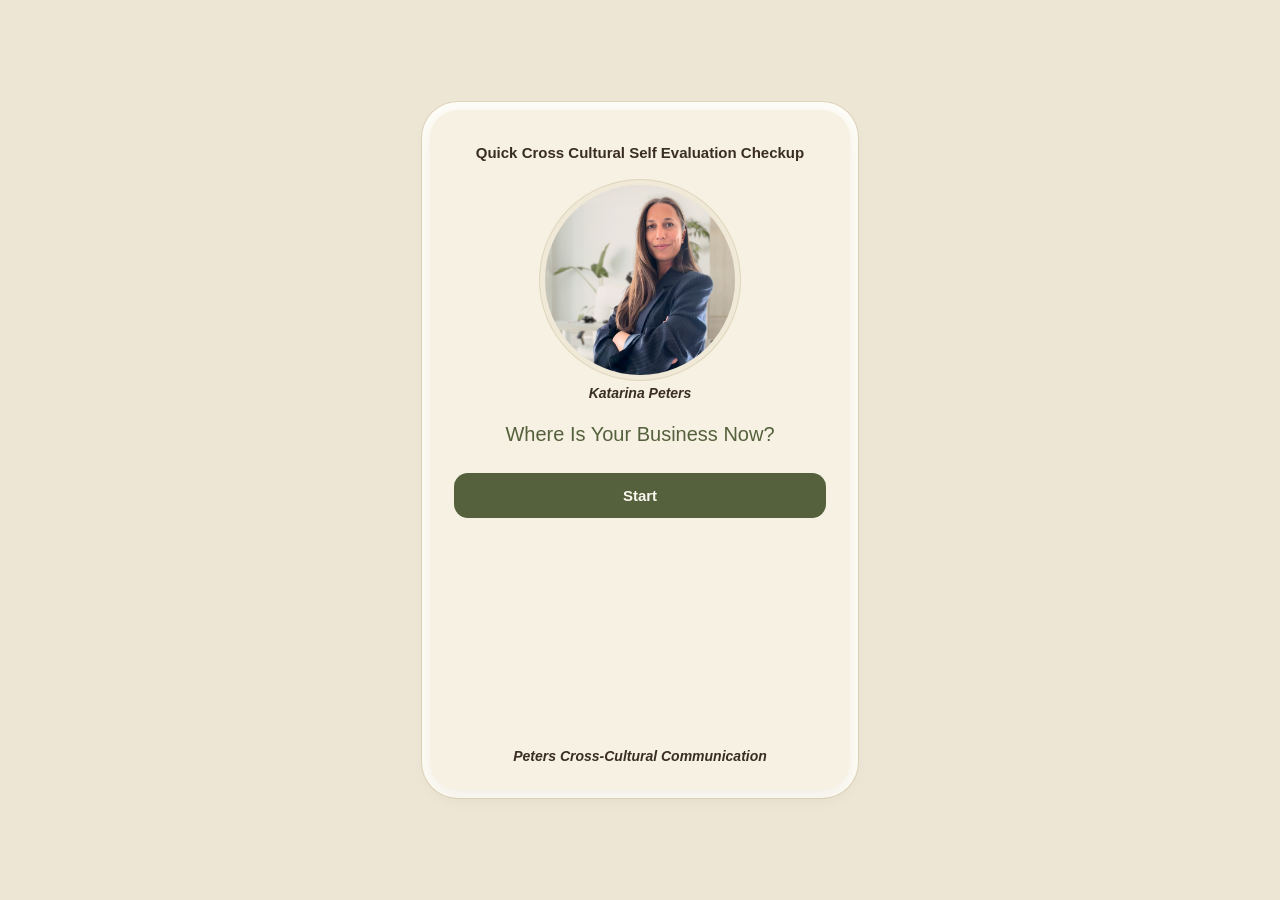
<file: index.html>
<!DOCTYPE html>
<html lang="en">
<head>
<meta charset="UTF-8">
<meta name="viewport" content="width=device-width, initial-scale=1.0">
<title>Quick Cross Cultural Self Evaluation Checkup</title>
<link rel="stylesheet" href="styles.css">
<!--
  Cloudflare Web Analytics (spec, "Data protection and privacy": "This
  page uses Cloudflare Web Analytics, which sets no cookies... it is
  worth knowing this analytics tool does process some aggregate technical
  data, such as approximate location and browser type.").

  TODO: replace YOUR_BEACON_TOKEN below with the real token from
  Katarina's Cloudflare dashboard (Analytics & Logs > Web Analytics) for
  this site's domain, once it's set up there -- that's an administrative
  step on Cloudflare's side, not something guessable here. Until it's
  replaced, this script loads but reports to no real site.
-->
<script defer src="https://static.cloudflareinsights.com/beacon.min.js" data-cf-beacon='{"token": "YOUR_BEACON_TOKEN"}'></script>
</head>
<body>
  <div id="app"></div>

  <script src="content.js"></script>
  <script src="photo-data.js"></script>
  <script src="email-template.js"></script>
  <script src="clickup-submit.js"></script>
  <script src="app.js"></script>
</body>
</html>
</file>
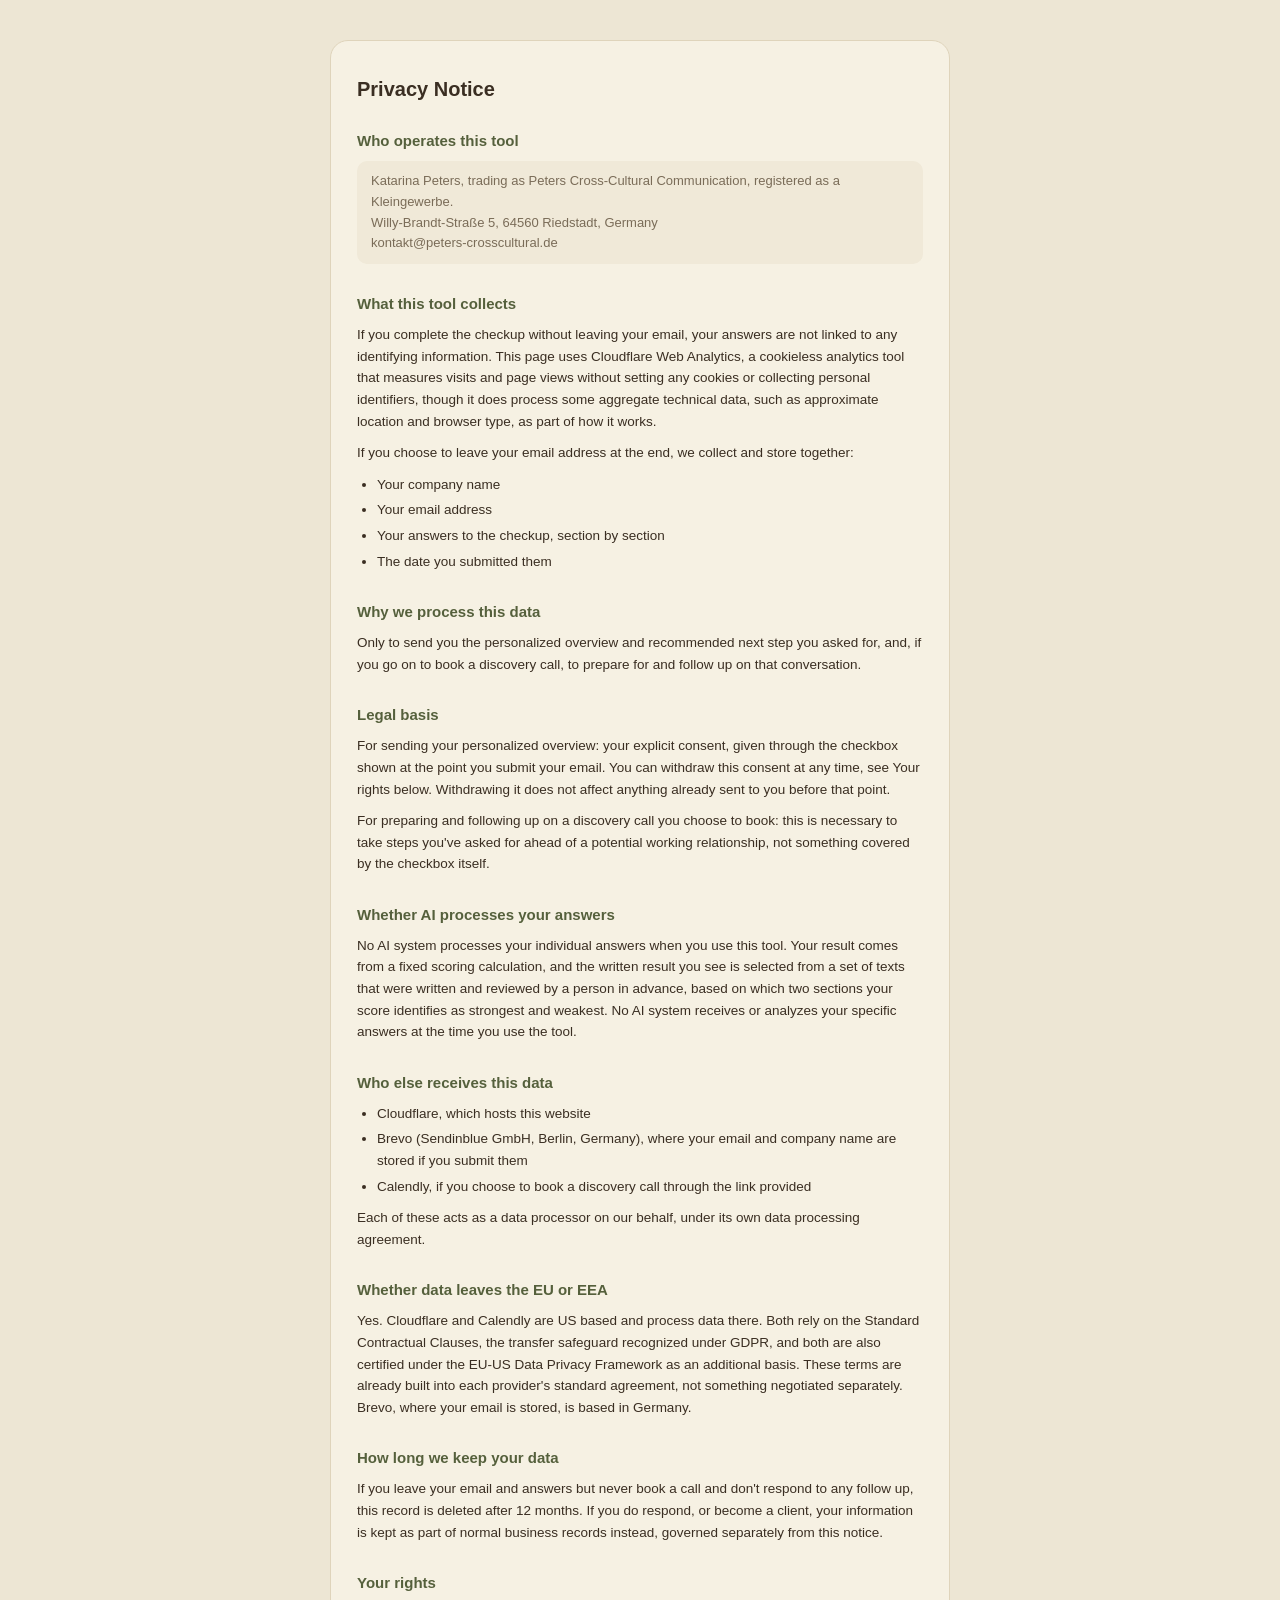
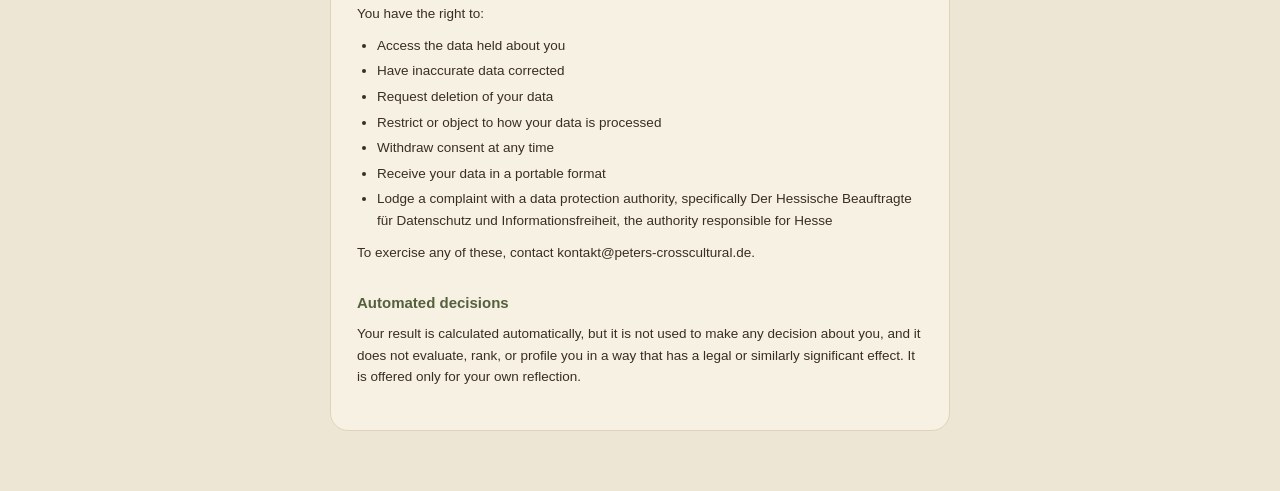
<file: privacy-notice.html>
<!DOCTYPE html>
<html lang="en">
<head>
<meta charset="UTF-8">
<meta name="viewport" content="width=device-width, initial-scale=1.0">
<title>Privacy Notice — Peters Cross-Cultural Communication</title>
<style>
  :root {
    --bg: #EDE6D4;
    --panel: #F6F1E3;
    --panel-alt: #F0E9D8;
    --ink: #3A2E22;
    --ink-muted: #7A6C58;
    --olive-deep: #55603C;
    --card-border: #DFD4BB;
  }
  * { box-sizing: border-box; }
  body {
    margin: 0;
    padding: 40px 20px 60px 20px;
    background: var(--bg);
    color: var(--ink);
    font-family: -apple-system, "Segoe UI", Roboto, sans-serif;
    line-height: 1.6;
  }
  .wrap {
    max-width: 620px;
    margin: 0 auto;
    background: var(--panel);
    border: 1.5px solid var(--card-border);
    border-radius: 18px;
    padding: 32px 26px;
  }
  h1 {
    font-size: 20px;
    margin: 0 0 24px 0;
  }
  h2 {
    font-size: 15px;
    color: var(--olive-deep);
    margin: 28px 0 8px 0;
  }
  h2:first-of-type { margin-top: 0; }
  p {
    font-size: 13.5px;
    margin: 0 0 10px 0;
  }
  ul {
    margin: 0 0 10px 0;
    padding-left: 20px;
    font-size: 13.5px;
  }
  li { margin-bottom: 4px; }
  a { color: var(--olive-deep); }
  .letterhead {
    background: var(--panel-alt);
    border-radius: 10px;
    padding: 10px 14px;
    font-size: 13px;
    color: var(--ink-muted);
    margin-bottom: 24px;
  }
  .letterhead p { margin: 0; font-size: inherit; color: inherit; }
</style>
</head>
<body>
  <div class="wrap">

    <!-- English version. Shown by default and whenever ?lang= is absent,
         missing, or anything other than "zh" -- matches the app's own
         base-language default (content.js: base language is English). -->
    <article id="lang-en">
      <h1>Privacy Notice</h1>

      <h2>Who operates this tool</h2>
      <div class="letterhead">
        <p>Katarina Peters, trading as Peters Cross-Cultural Communication, registered as a Kleingewerbe.</p>
        <p>Willy-Brandt-Straße 5, 64560 Riedstadt, Germany</p>
        <p>kontakt@peters-crosscultural.de</p>
      </div>

      <h2>What this tool collects</h2>
      <p>If you complete the checkup without leaving your email, your answers are not linked to any identifying information. This page uses Cloudflare Web Analytics, a cookieless analytics tool that measures visits and page views without setting any cookies or collecting personal identifiers, though it does process some aggregate technical data, such as approximate location and browser type, as part of how it works.</p>
      <p>If you choose to leave your email address at the end, we collect and store together:</p>
      <ul>
        <li>Your company name</li>
        <li>Your email address</li>
        <li>Your answers to the checkup, section by section</li>
        <li>The date you submitted them</li>
      </ul>

      <h2>Why we process this data</h2>
      <p>Only to send you the personalized overview and recommended next step you asked for, and, if you go on to book a discovery call, to prepare for and follow up on that conversation.</p>

      <h2>Legal basis</h2>
      <p>For sending your personalized overview: your explicit consent, given through the checkbox shown at the point you submit your email. You can withdraw this consent at any time, see Your rights below. Withdrawing it does not affect anything already sent to you before that point.</p>
      <p>For preparing and following up on a discovery call you choose to book: this is necessary to take steps you've asked for ahead of a potential working relationship, not something covered by the checkbox itself.</p>

      <h2>Whether AI processes your answers</h2>
      <p>No AI system processes your individual answers when you use this tool. Your result comes from a fixed scoring calculation, and the written result you see is selected from a set of texts that were written and reviewed by a person in advance, based on which two sections your score identifies as strongest and weakest. No AI system receives or analyzes your specific answers at the time you use the tool.</p>

      <h2>Who else receives this data</h2>
      <ul>
        <li>Cloudflare, which hosts this website</li>
        <li>Brevo (Sendinblue GmbH, Berlin, Germany), where your email and company name are stored if you submit them</li>
        <li>Calendly, if you choose to book a discovery call through the link provided</li>
      </ul>
      <p>Each of these acts as a data processor on our behalf, under its own data processing agreement.</p>

      <h2>Whether data leaves the EU or EEA</h2>
      <p>Yes. Cloudflare and Calendly are US based and process data there. Both rely on the Standard Contractual Clauses, the transfer safeguard recognized under GDPR, and both are also certified under the EU-US Data Privacy Framework as an additional basis. These terms are already built into each provider's standard agreement, not something negotiated separately. Brevo, where your email is stored, is based in Germany.</p>

      <h2>How long we keep your data</h2>
      <p>If you leave your email and answers but never book a call and don't respond to any follow up, this record is deleted after 12 months. If you do respond, or become a client, your information is kept as part of normal business records instead, governed separately from this notice.</p>

      <h2>Your rights</h2>
      <p>You have the right to:</p>
      <ul>
        <li>Access the data held about you</li>
        <li>Have inaccurate data corrected</li>
        <li>Request deletion of your data</li>
        <li>Restrict or object to how your data is processed</li>
        <li>Withdraw consent at any time</li>
        <li>Receive your data in a portable format</li>
        <li>Lodge a complaint with a data protection authority, specifically Der Hessische Beauftragte für Datenschutz und Informationsfreiheit, the authority responsible for Hesse</li>
      </ul>
      <p>To exercise any of these, contact kontakt@peters-crosscultural.de.</p>

      <h2>Automated decisions</h2>
      <p>Your result is calculated automatically, but it is not used to make any decision about you, and it does not evaluate, rank, or profile you in a way that has a legal or similarly significant effect. It is offered only for your own reflection.</p>
    </article>

    <!-- Chinese version. Shown only when ?lang=zh. -->
    <article id="lang-zh" hidden>
      <h1>隐私声明</h1>

      <h2>本工具的运营方</h2>
      <div class="letterhead">
        <p>Katarina Peters，以 Peters Cross-Cultural Communication 名义经营，注册为小型个体经营者（Kleingewerbe）。</p>
        <p>地址：Willy-Brandt-Straße 5, 64560 Riedstadt, Germany</p>
        <p>邮箱：kontakt@peters-crosscultural.de</p>
      </div>

      <h2>本工具收集哪些信息</h2>
      <p>如果你完成自测但没有留下邮箱，你的回答不会与任何可识别身份的信息相关联。本页面使用 Cloudflare Web Analytics，一种不设置任何 cookie、不收集个人身份信息的匿名分析工具，用于统计访问量和页面浏览情况，但它确实会处理一些汇总性的技术数据，例如大致地理位置和浏览器类型。</p>
      <p>如果你选择在最后留下你的邮箱地址，我们会一并收集并保存以下信息：</p>
      <ul>
        <li>你的公司名称</li>
        <li>你的邮箱地址</li>
        <li>你在自测中给出的回答，按部分记录</li>
        <li>你提交的日期</li>
      </ul>

      <h2>我们为何处理这些数据</h2>
      <p>仅用于向你发送你所请求的专属分析结果和后续建议，如果你之后选择预约一次咨询电话，也会用于准备和跟进那次谈话。</p>

      <h2>法律依据</h2>
      <p>关于发送你的专属分析结果：基于你在提交邮箱时通过勾选框给予的明确同意。你可以随时撤回此同意，详见下方"你的权利"部分。撤回同意不会影响在此之前已经发送给你的内容。</p>
      <p>关于准备和跟进你选择预约的咨询电话：这是为了处理你主动请求的、在潜在合作关系建立之前所需采取的步骤，并非由该勾选框所涵盖。</p>

      <h2>AI 是否会处理你的回答</h2>
      <p>当你使用本工具时，没有任何 AI 系统会处理你个人的具体回答。你的结果来自一套固定的评分计算，而你看到的文字结果，是根据你的得分所显示出的最强项和最弱项，从一套预先由人工撰写并审核过的文本中选取的。在你使用本工具期间，没有任何 AI 系统会接收或分析你的具体回答。</p>

      <h2>还有哪些人会接收到这些数据</h2>
      <ul>
        <li>Cloudflare，负责托管本网站</li>
        <li>Brevo（Sendinblue GmbH，德国柏林），如果你提交了信息，你的邮箱和公司名称会存储在这里</li>
        <li>Calendly，如果你选择通过所提供的链接预约咨询电话</li>
      </ul>
      <p>以上每一方都作为我们的数据处理者，依据各自的数据处理协议进行操作。</p>

      <h2>数据是否会离开欧盟或欧洲经济区</h2>
      <p>是的。Cloudflare 和 Calendly 为美国公司，在美国处理数据。它们均依据标准合同条款（SCCs）这一在 GDPR 下被认可的数据传输保障机制，并且还额外通过了欧盟—美国数据隐私框架（EU-US Data Privacy Framework）的认证。存储你邮箱的 Brevo 位于德国。这些条款已经被纳入各服务商自己的标准协议之中，并非由我们单独协商。</p>

      <h2>我们保留数据的时间</h2>
      <p>如果你留下了邮箱和回答，但从未预约咨询电话，也没有回复任何后续联系，这条记录会在 12 个月后被删除。如果你回复了，或者成为了客户，你的信息则会作为常规业务记录的一部分保留，其处理方式独立于本声明之外。</p>

      <h2>你的权利</h2>
      <p>你有权：</p>
      <ul>
        <li>查阅我们持有的关于你的数据</li>
        <li>更正不准确的数据</li>
        <li>请求删除你的数据</li>
        <li>限制或反对我们处理你的数据</li>
        <li>随时撤回同意</li>
        <li>以可携带的格式接收你的数据</li>
        <li>向数据保护主管机关投诉，具体为黑森州数据保护和信息自由专员（Der Hessische Beauftragte für Datenschutz und Informationsfreiheit），负责黑森州地区</li>
      </ul>
      <p>如需行使以上任何权利，请联系 kontakt@peters-crosscultural.de。</p>

      <h2>自动化决策</h2>
      <p>你的结果是自动计算得出的，但它不会被用来对你做出任何决定，也不会以具有法律效力或类似重大影响的方式对你进行评估、排名或画像。它仅供你自我参考之用。</p>
    </article>

  </div>

  <script>
    // Reads the same `lang` toggle state the main tool carries over via
    // this page's URL (see app.js buildPrivacyBanner()) and shows the
    // matching version. Defaults to English -- the tool's own base
    // language -- for a missing or unrecognized value.
    (function () {
      var lang = new URLSearchParams(window.location.search).get("lang");
      var isZh = lang === "zh";
      document.getElementById("lang-en").hidden = isZh;
      document.getElementById("lang-zh").hidden = !isZh;
      document.documentElement.lang = isZh ? "zh" : "en";
    })();
  </script>
</body>
</html>
</file>
<file: styles.css>
/*
  styles.css
  Palette and card interaction lifted directly from the reference mockup
  (checkupdesignmockup.html, reproduced in build context Appendix A).
  Mobile-first: base rules target a phone viewport, the min-width query
  near the bottom adapts the same layout for desktop.
*/

:root {
  --bg: #EDE6D4;
  --panel: #F6F1E3;
  --panel-alt: #F0E9D8;
  --ink: #3A2E22;
  --ink-muted: #7A6C58;
  /* Deepened, near-black warm brown for the two results statement boxes
     -- distinct from and a step darker than --ink, so they read as
     emphasized without using pure black anywhere on the page. */
  --ink-deep: #2A1F16;
  --olive: #6E7A4F;
  --olive-deep: #55603C;
  --tan: #B08D57;
  --card-border: #DFD4BB;
  --card-selected-fill: #E4E8D2;
  --shadow: 0 6px 18px rgba(61, 47, 26, 0.08);
}

* { box-sizing: border-box; }

html, body {
  height: 100%;
}

body {
  margin: 0;
  background: var(--bg);
  font-family: -apple-system, "Segoe UI", Roboto, sans-serif;
  color: var(--ink);
  -webkit-font-smoothing: antialiased;
}

#app {
  min-height: 100dvh;
  display: flex;
  flex-direction: column;
}

.panel {
  background: var(--panel);
  flex: 1;
  display: flex;
  flex-direction: column;
  min-height: 100dvh;
}

/* ---------------------------------------------------------------------- */
/* Top bar (question + results slides)                                    */
/* ---------------------------------------------------------------------- */

.topbar {
  display: flex;
  align-items: center;
  justify-content: space-between;
  padding: 20px 18px 6px 18px;
  gap: 10px;
}

.back-btn {
  width: 32px;
  height: 32px;
  border-radius: 50%;
  border: 1px solid var(--card-border);
  background: var(--panel-alt);
  color: var(--ink);
  font-size: 17px;
  display: flex;
  align-items: center;
  justify-content: center;
  cursor: pointer;
  flex: 0 0 auto;
}

.back-btn:hover { border-color: var(--olive); }

.back-btn[hidden] { visibility: hidden; }

.progress {
  display: flex;
  align-items: center;
  gap: 8px;
  flex: 1;
  justify-content: center;
}

.dots {
  display: flex;
  gap: 6px;
}

/* Spec: "a slide position number, such as 2/6... in the same dark olive
   color as the primary button." Numeric only -- identical in both
   languages, never a score or percentage. */
.progress-num {
  font-size: 12px;
  font-weight: 700;
  font-variant-numeric: tabular-nums;
  color: var(--olive-deep);
}

.dot {
  width: 7px;
  height: 7px;
  border-radius: 50%;
  background: var(--card-border);
  transition: none;
}

.dot.done { background: var(--tan); }

.dot.active {
  background: var(--olive-deep);
  width: 16px;
  border-radius: 5px;
}

.lang-toggle {
  flex: 0 0 auto;
  border: 1px solid var(--card-border);
  background: var(--panel-alt);
  color: var(--ink-muted);
  font-family: inherit;
  font-size: 12px;
  font-weight: 600;
  padding: 6px 11px;
  border-radius: 999px;
  cursor: pointer;
}

.lang-toggle:hover { border-color: var(--olive); color: var(--ink); }

/* ---------------------------------------------------------------------- */
/* Privacy notice banner (persistent across question slides)              */
/* ---------------------------------------------------------------------- */

.privacy-banner {
  margin: 4px 22px 0 22px;
  padding: 9px 12px;
  border-radius: 10px;
  background: var(--panel-alt);
  color: var(--ink-muted);
  font-size: 11.5px;
  line-height: 1.4;
}

.privacy-banner a {
  color: var(--olive-deep);
  font-weight: 600;
  text-decoration: none;
}

.privacy-banner a:hover { text-decoration: underline; }

/* ---------------------------------------------------------------------- */
/* Main content area                                                       */
/* ---------------------------------------------------------------------- */

.content {
  padding: 6px 22px 24px 22px;
  flex: 1;
  overflow-y: auto;
}

.section-label {
  margin: 14px 0 2px 0;
  font-size: 12.5px;
  color: var(--ink-muted);
}

.question {
  margin: 0 0 4px 0;
  font-size: 19px;
  line-height: 1.35;
  font-weight: 600;
}

/* Same placement/weight as .section-label, but under the question
   instead of above it. */
.question-instruction {
  margin: 0 0 18px 0;
  font-size: 12.5px;
  color: var(--ink-muted);
}

.cards {
  display: flex;
  flex-direction: column;
  gap: 10px;
}

.stmt-card {
  text-align: left;
  font-family: inherit;
  font-size: 13.5px;
  line-height: 1.45;
  color: var(--ink);
  background: var(--panel-alt);
  border: 1.5px solid var(--card-border);
  border-radius: 14px;
  padding: 13px 40px 13px 14px;
  position: relative;
  cursor: pointer;
  width: 100%;
  transition: background 0.15s ease, border-color 0.15s ease;
}

.stmt-card::after {
  content: "";
  position: absolute;
  right: 12px;
  top: 50%;
  transform: translateY(-50%);
  width: 20px;
  height: 20px;
  border-radius: 50%;
  border: 1.5px solid var(--card-border);
  background: var(--panel);
}

.stmt-card.selected {
  background: var(--card-selected-fill);
  border-color: var(--olive);
}

.stmt-card.selected::after {
  background: var(--olive);
  border-color: var(--olive);
}

.stmt-card.selected::before {
  content: "\2713";
  position: absolute;
  right: 16.5px;
  top: 50%;
  transform: translateY(-50%);
  color: #fff;
  font-size: 11px;
  z-index: 2;
}

/* ---------------------------------------------------------------------- */
/* Bottom bar                                                             */
/* ---------------------------------------------------------------------- */

.bottombar {
  display: flex;
  gap: 10px;
  padding: 16px 22px 26px 22px;
}

.nav-btn {
  flex: 1;
  padding: 13px 0;
  border-radius: 14px;
  font-family: inherit;
  font-size: 14px;
  font-weight: 600;
  border: none;
  cursor: pointer;
}

.nav-btn.ghost {
  background: transparent;
  border: 1.5px solid var(--card-border);
  color: var(--ink);
}

.nav-btn.ghost:hover { border-color: var(--olive); }

.nav-btn.primary {
  background: var(--olive-deep);
  color: #FBF8F0;
}

.nav-btn.primary:hover { background: var(--olive); }

.nav-btn.full { width: 100%; }

.nav-btn:disabled {
  opacity: 0.45;
  cursor: not-allowed;
}

.nav-btn.primary:disabled:hover { background: var(--olive-deep); }

/* ---------------------------------------------------------------------- */
/* Opening slide                                                          */
/* ---------------------------------------------------------------------- */

/* Confirmed "Option A" layout, per opening-and-results-updated.html:
   compact title, then a large dominant photo, then her name, then the
   prominent (but not bold) subtitle, then the start button, then nothing
   else until the credit line pinned near the bottom via the spacer. */
.opening {
  display: flex;
  flex-direction: column;
  align-items: center;
  text-align: center;
  flex: 1;
  padding: 34px 24px 26px 24px;
}

.opening-title {
  font-weight: 700;
  font-size: 15px;
  line-height: 1.25;
  margin: 0 0 22px 0;
}

.opening-photo {
  width: 190px;
  height: 190px;
  max-width: 60vw;
  max-height: 60vw;
  border-radius: 50%;
  object-fit: cover;
  box-shadow: 0 0 0 5px var(--panel-alt), 0 0 0 6px var(--card-border);
}

/* Name under the photo -- same italic/bold/ink treatment as the credit
   line at the bottom (spec, opening page section). */
.opening-name {
  text-align: center;
  font-style: italic;
  font-weight: 700;
  color: var(--ink);
  font-size: 14px;
  margin: 10px 0 20px 0;
}

.opening-subtitle {
  font-weight: 500;
  color: var(--olive-deep);
  font-size: 20px;
  line-height: 1.3;
  margin: 0 0 26px 0;
}

.start-btn {
  font-family: inherit;
  font-size: 15px;
  font-weight: 700;
  color: #FBF8F0;
  background: var(--olive-deep);
  border: none;
  border-radius: 14px;
  padding: 14px 0;
  width: 100%;
  cursor: pointer;
}

.start-btn:hover { background: var(--olive); }

.opening-spacer { flex: 1; }

.opening-credit {
  font-style: italic;
  font-weight: 700;
  color: var(--ink);
  font-size: 14px;
  margin: 14px 0 0 0;
}

/* ---------------------------------------------------------------------- */
/* Results slide                                                          */
/* ---------------------------------------------------------------------- */

.results-back {
  background: none;
  border: none;
  font-family: inherit;
  color: var(--ink-muted);
  font-size: 12.5px;
  cursor: pointer;
  padding: 18px 22px 0 22px;
  align-self: flex-start;
}

.results-back:hover { color: var(--ink); }

.results-content {
  display: flex;
  flex-direction: column;
  justify-content: center;
  padding: 24px 22px 26px 22px;
  flex: 1;
  overflow-y: auto;
}

.score-wrap {
  text-align: center;
  margin-bottom: 22px;
}

.score-num {
  font-size: 52px;
  font-weight: 700;
  color: var(--olive-deep);
  font-variant-numeric: tabular-nums;
}

.score-label {
  font-size: 12.5px;
  color: var(--ink-muted);
  margin-top: 2px;
}

/* Two independent, separately labeled statements (spec: never blended
   into one paragraph, never joined by a connecting sentence). */
.result-heading {
  font-size: 11.5px;
  font-weight: 700;
  letter-spacing: 0.02em;
  text-transform: uppercase;
  color: var(--ink-muted);
  margin: 0 0 6px 0;
}

.result-text {
  font-size: 13.5px;
  line-height: 1.6;
  /* Medium weight + deepened near-black brown, per spec: distinct from
     and a step darker than ordinary body text, so it reads as
     emphasized without ever using pure black. */
  font-weight: 600;
  color: var(--ink-deep);
  background: var(--panel-alt);
  border-radius: 14px;
  padding: 16px;
  margin: 0 0 16px 0;
}

/* CTA row: a small photo of Katarina next to the CTA text, since this is
   the one place on the page written in her own first-person voice. */
.cta-row {
  display: flex;
  gap: 10px;
  align-items: flex-start;
  margin: 6px 0 8px 0;
}

.cta-photo {
  width: 46px;
  height: 46px;
  border-radius: 50%;
  object-fit: cover;
  flex-shrink: 0;
  box-shadow: 0 0 0 3px var(--panel-alt), 0 0 0 4px var(--card-border);
}

.cta-text {
  font-size: 13px;
  line-height: 1.5;
  color: var(--ink);
  margin: 0;
}

/* The spam-folder aside, merged into the same paragraph as a quieter,
   smaller note rather than a separate announcement. */
.spam-inline {
  color: var(--ink-muted);
  font-size: 12px;
}

.email-input {
  width: 100%;
  padding: 12px 14px;
  border-radius: 12px;
  border: 1.5px solid var(--card-border);
  background: var(--panel);
  font-family: inherit;
  font-size: 13.5px;
  margin-bottom: 10px;
  color: var(--ink);
}

.email-input::placeholder { color: var(--ink-muted); }

.form-error {
  font-size: 12px;
  color: #9A4B3A;
  margin: -4px 0 10px 0;
  min-height: 14px;
}

.consent {
  display: flex;
  gap: 8px;
  align-items: flex-start;
  font-size: 11.5px;
  color: var(--ink-muted);
  line-height: 1.4;
  margin-bottom: 16px;
  cursor: pointer;
}

.consent input { margin-top: 2px; }

.submitted-block {
  text-align: center;
  padding: 12px 4px;
}

.submitted-headline {
  font-size: 19px;
  font-weight: 700;
  margin: 0 0 8px 0;
}

.submitted-body {
  font-size: 13.5px;
  color: var(--ink-muted);
  line-height: 1.5;
}

/* Smaller version of the opening page's credit line, sized down to fit
   this more crowded slide -- same italic treatment otherwise. Shown in
   both the form and submitted states. */
.results-credit {
  font-style: italic;
  font-weight: 700;
  color: var(--ink);
  text-align: center;
  font-size: 11px;
  margin: 10px 0 0 0;
}

/* ---------------------------------------------------------------------- */
/* Desktop adaptation                                                     */
/* ---------------------------------------------------------------------- */

@media (min-width: 640px) {
  body {
    display: flex;
    align-items: center;
    justify-content: center;
    padding: 32px 16px;
  }

  #app {
    min-height: 0;
    width: 420px;
  }

  .panel {
    min-height: 680px;
    max-height: 86dvh;
    border-radius: 28px;
    box-shadow: var(--shadow), 0 0 0 8px #FFFDF7, 0 0 0 9px var(--card-border);
    /* overflow-y (not hidden): this breakpoint isn't desktop-only in
       practice -- a phone in landscape, or a larger phone, crosses this
       width and hits max-height too. With overflow:hidden, any slide
       whose content exceeds that height (the opening slide's photo, or a
       question slide with many cards) got silently cut off with no way
       to reach the rest. overflow-x stays hidden so the rounded corners
       still clip cleanly; overflow-y falls back to scrolling instead of
       clipping, on top of the per-slide internal scroll (.content /
       .results-content) that already handles the common case. */
    overflow-x: hidden;
    overflow-y: auto;
  }
}
</file>
